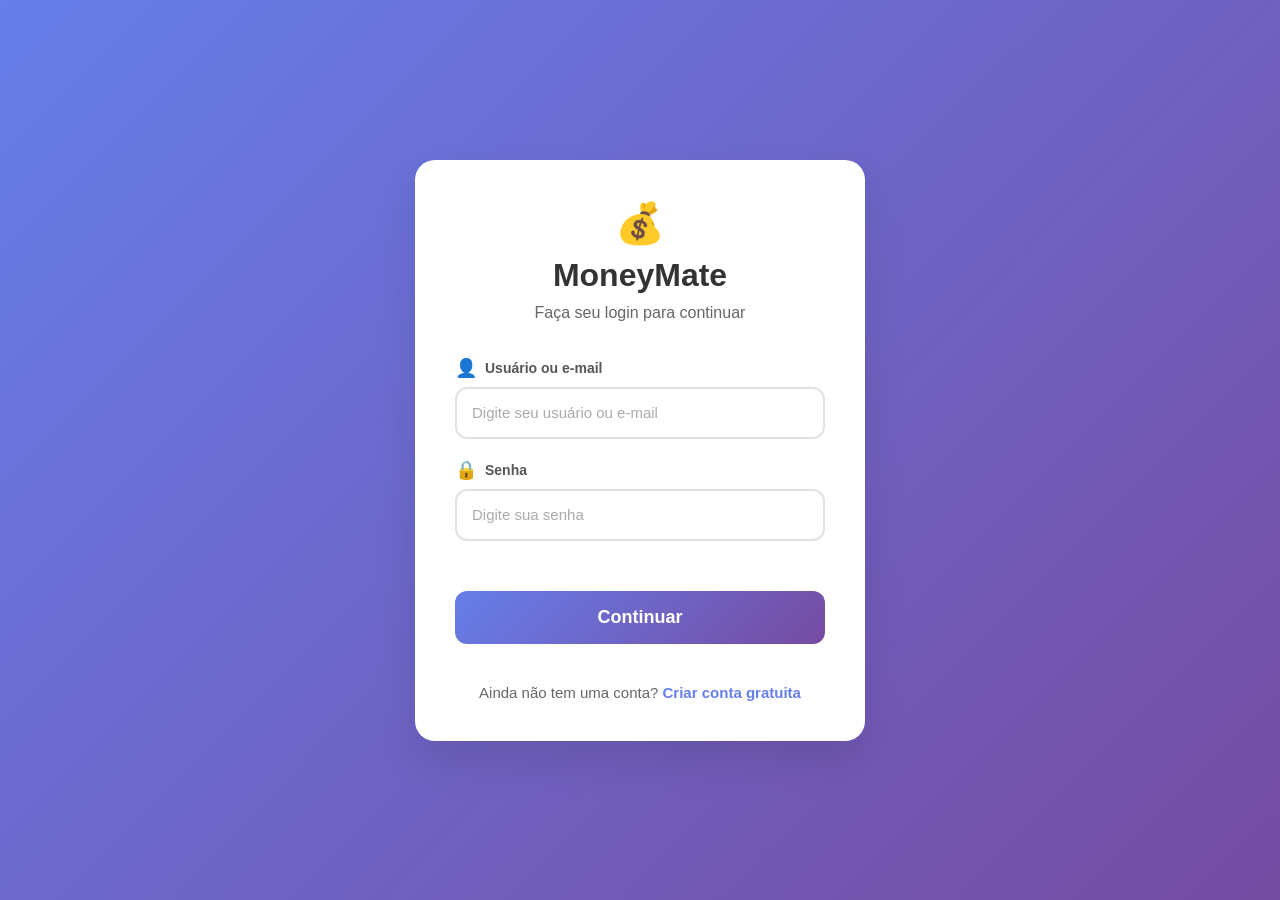
<file: index.html>
<!DOCTYPE html>
<html lang="pt-BR">
<head>
    <meta charset="UTF-8">
    <meta name="viewport" content="width=device-width, initial-scale=1.0">
    <link rel="stylesheet" href="css/login.css">
    <title>Login - MoneyMate</title>
</head>
<body>
    <main class="pagina-login">
        <div class="cartao-login">
            <div class="cabecalho">
                <h1 class="titulo-app">
                    <span class="icone">💰</span> 
                    MoneyMate
                </h1>
                <p class="subtitulo">Faça seu login para continuar</p>
            </div>

            <form id="formulario-login" class="formulario">
                <div class="campo">
                    <label for="usuario" class="rotulo">
                        <span class="icone-campo">👤</span>
                        Usuário ou e-mail
                    </label>
                    <input 
                        type="text" 
                        id="usuario" 
                        name="usuario" 
                        class="entrada"
                        placeholder="Digite seu usuário ou e-mail"
                        required
                    >
                </div>

                <div class="campo">
                    <label for="senha" class="rotulo">
                        <span class="icone-campo">🔒</span>
                        Senha
                    </label>
                    <input 
                        type="password" 
                        id="senha" 
                        name="senha" 
                        class="entrada"
                        placeholder="Digite sua senha"
                        required
                    >
                </div>

                <span id="mensagem"></span>
              <button type="submit" class="botao-entrar" id="botao-entrar" formaction="../pages/home.html">
                    Continuar
                </button>

                <p class="texto-cadastro">
                    Ainda não tem uma conta? 
                    <a href="pages/cadastrese.html" class="link-cadastro">
                        Criar conta gratuita
                    </a>
                </p>
            </form>
        </div>
    </main>

     <script>
        if (localStorage.getItem("usuario")) {
            let usuarioSalvo = localStorage.getItem("usuario");
            let senhaSalva = localStorage.getItem("senha");

            if (usuarioSalvo === "admin" && senhaSalva === "123") {
                window.location.href = "/pages/home.html";
            }
        }

        document.getElementById("formulario-login").addEventListener("submit", function(e) {
            e.preventDefault();

            let usuario = document.getElementById("usuario").value;
            let senha = document.getElementById("senha").value;

            if (usuario === "admin" && senha === "123") {
                localStorage.setItem("usuario","admin");
                localStorage.setItem("senha","123");
                document.getElementById("mensagem").innerHTML = "Login OK";

                setTimeout(() => {
                    window.location.href = "/pages/home.html";
                }, 1000);

            } else {
                document.getElementById("mensagem").innerHTML = "Login inválido";
            }
        });
    </script>
</body>
</html>
</file>
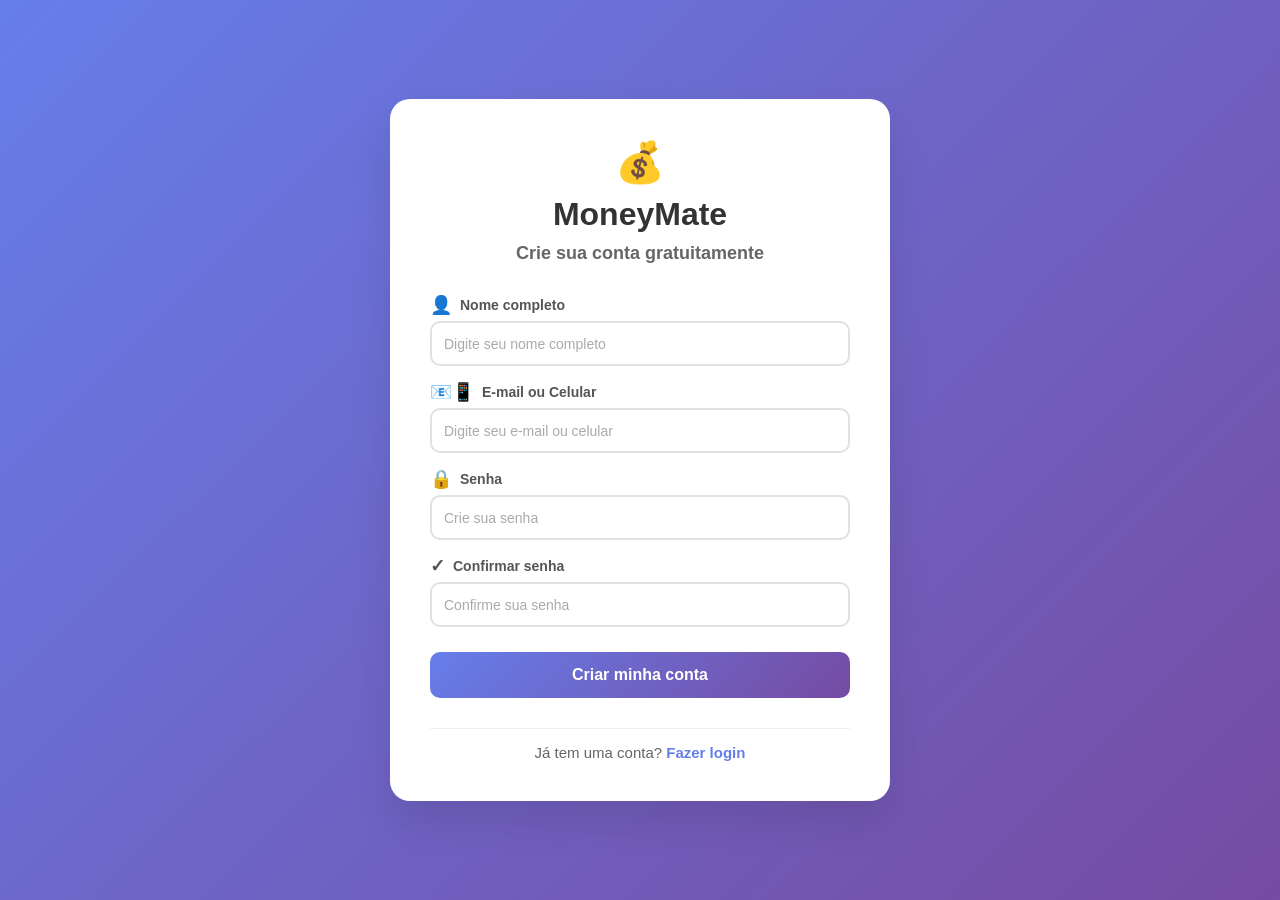
<file: pages/cadastrese.html>
<!DOCTYPE html>
<html lang="pt-BR">
<head>
    <meta charset="UTF-8">
    <meta name="viewport" content="width=device-width, initial-scale=1.0">
    <link rel="stylesheet" href="../css/cadastro.css"> 
    <title>Cadastro - MoneyMate</title>
</head>
<body>
    <main class="pagina-cadastro">
        <div class="cartao-cadastro">
            <div class="cabecalho">
                <h1 class="titulo-app">
                    <span class="icone">💰</span> 
                    MoneyMate
                </h1>
                <p class="subtitulo">Crie sua conta gratuitamente</p>
            </div>
            
            <form id="formulario-cadastro" class="formulario">
                <div class="campo">
                    <label for="nome-completo" class="rotulo">
                        <span class="icone-campo">👤</span>
                        Nome completo
                    </label>
                    <input 
                        type="text" 
                        id="nome-completo" 
                        name="nome-completo" 
                        class="entrada"
                        placeholder="Digite seu nome completo"
                        required
                    >
                </div>

                <div class="campo">
                    <label for="email-ou-celular" class="rotulo">
                        <span class="icone-campo">📧📱</span>
                        E-mail ou Celular
                    </label>
                    <input 
                        type="text" 
                        id="email-ou-celular" 
                        name="email-ou-celular" 
                        class="entrada"
                        placeholder="Digite seu e-mail ou celular"
                        required
                    >
                </div>

                <div class="campo">
                    <label for="senha" class="rotulo">
                        <span class="icone-campo">🔒</span>
                        Senha
                    </label>
                    <input 
                        type="password" 
                        id="senha" 
                        name="senha" 
                        class="entrada"
                        placeholder="Crie sua senha"
                        required
                    >
                </div>

                <div class="campo">
                    <label for="confirmar-senha" class="rotulo">
                        <span class="icone-campo">✓</span>
                        Confirmar senha
                    </label>
                    <input 
                        type="password" 
                        id="confirmar-senha" 
                        name="confirmar-senha" 
                        class="entrada"
                        placeholder="Confirme sua senha"
                        required
                    >
                </div>

                <button type="submit" class="botao-cadastrar" id="botao-cadastrar">
                    Criar minha conta
                </button>

                <p class="texto-login">
                    Já tem uma conta? 
                    <a href="../index.html" class="link-login">
                        Fazer login
                    </a>
                </p>
            </form>
        </div>
    </main>
</body>
</html>
</file>
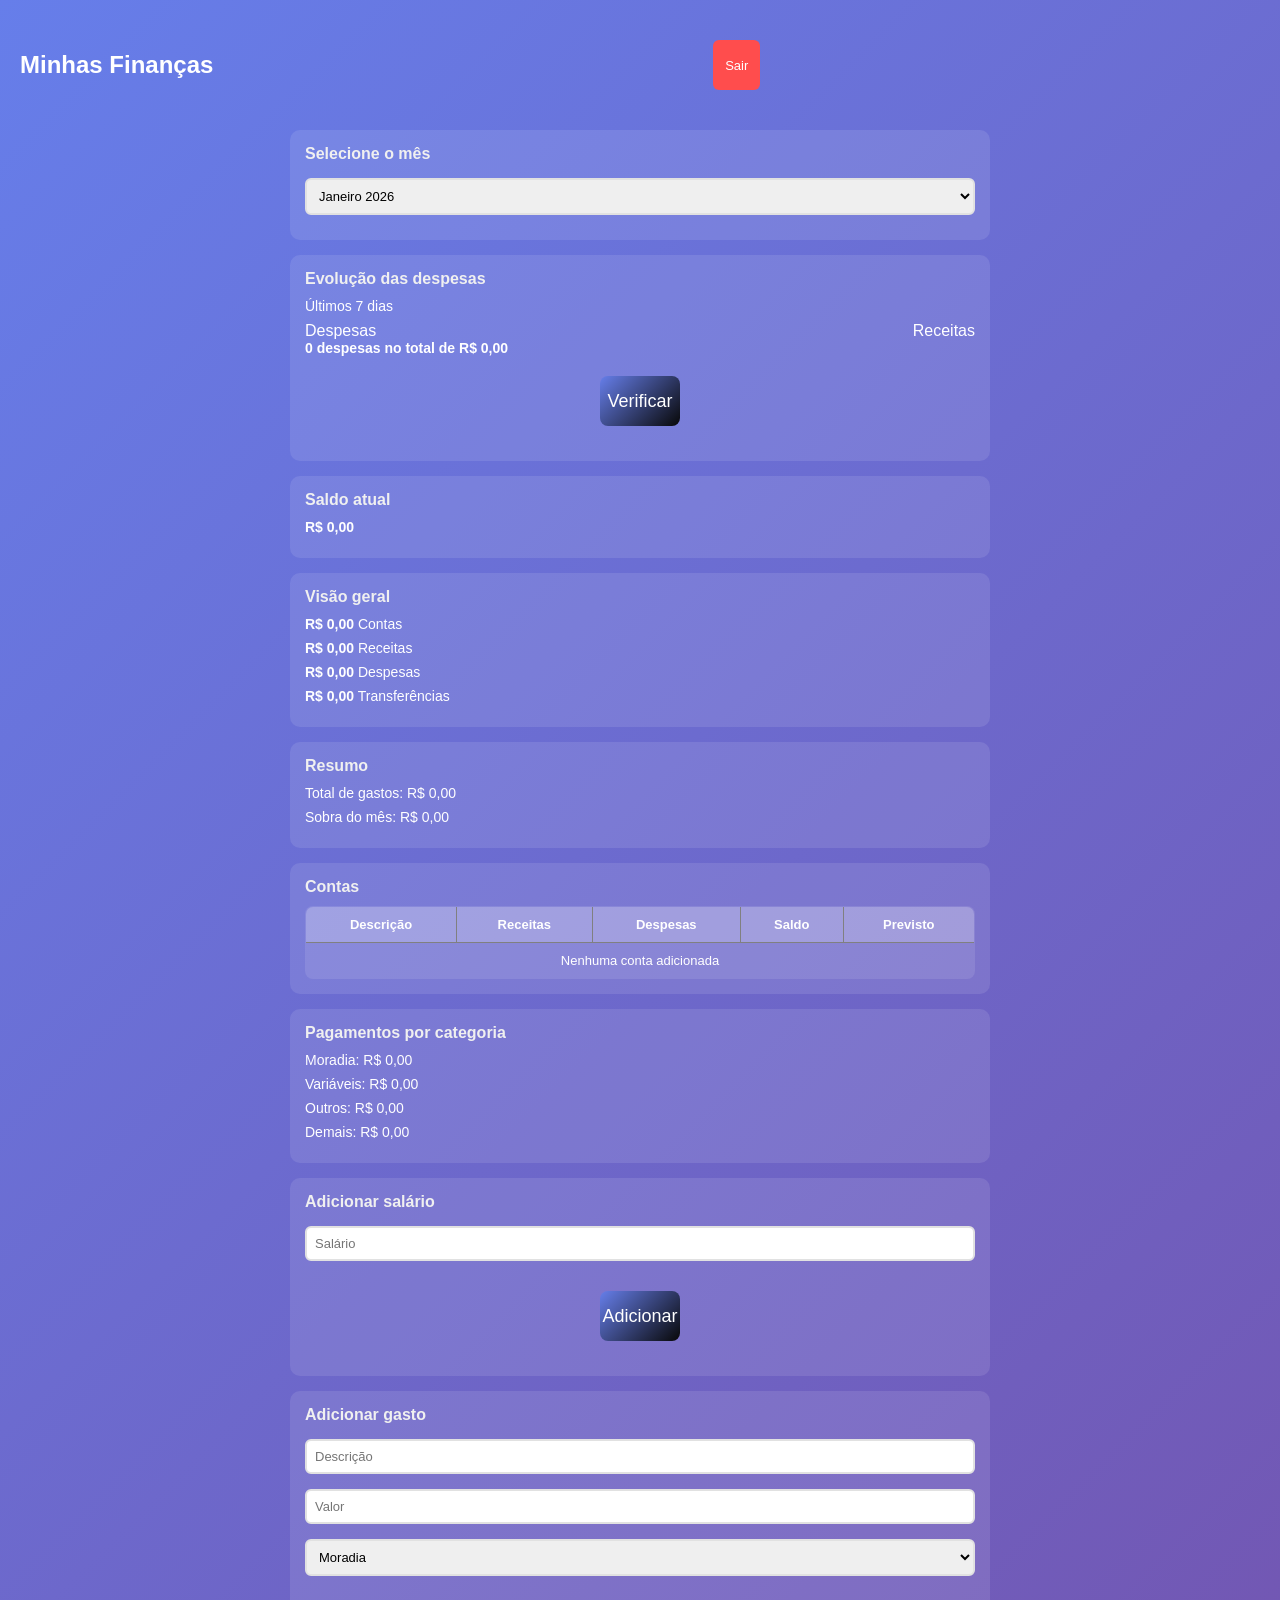
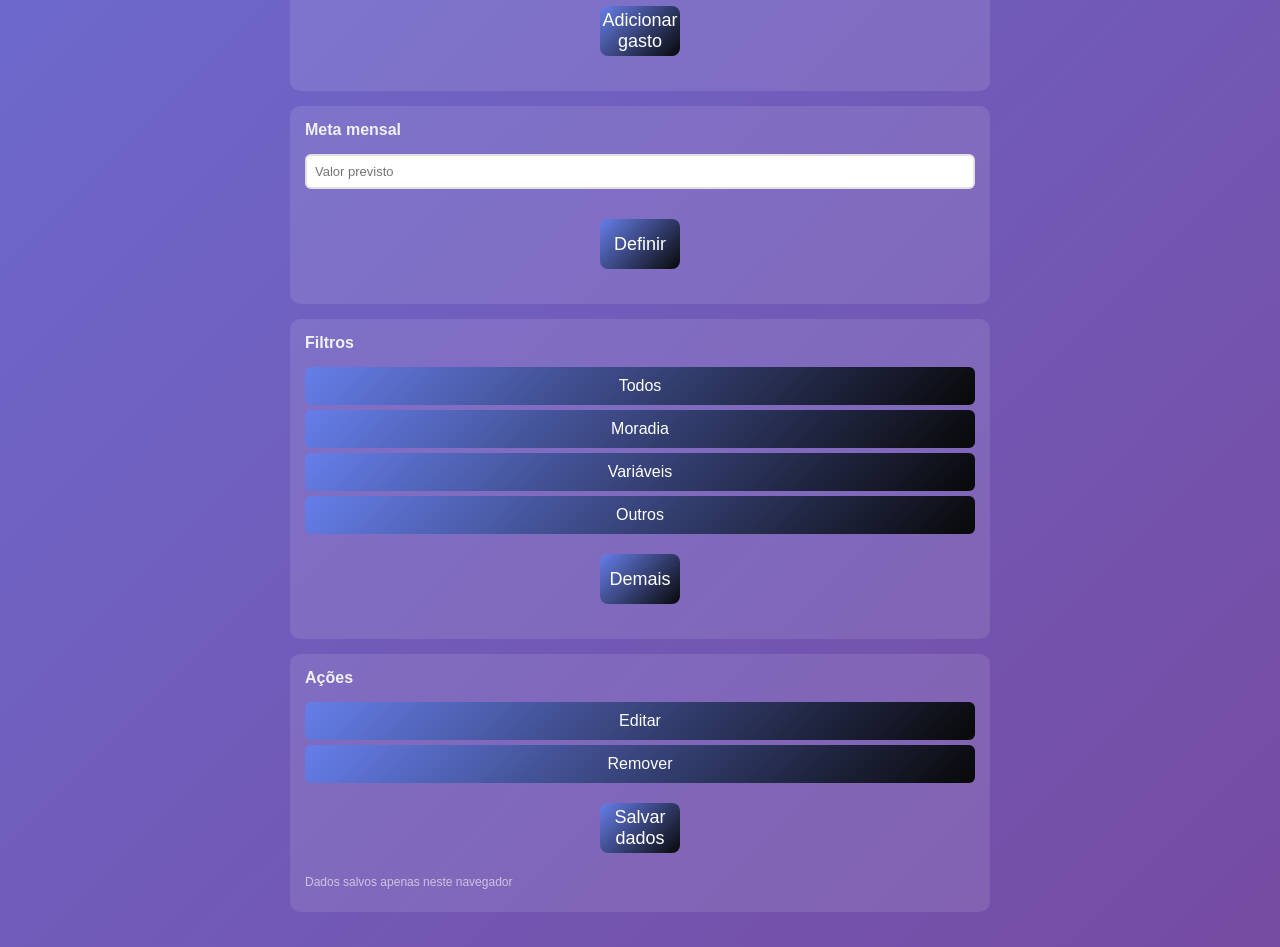
<file: pages/home.html>
<!doctype html>
<html lang="pt-BR">
  <head>
    <meta charset="UTF-8" />
    <meta name="viewport" content="width=device-width, initial-scale=1.0" />
    <link rel="stylesheet" href="../css/home.css" />
    <title>MoneyMate - Minhas Finanças</title>
  </head>

  <body>
    <header>
      <h1>Minhas Finanças</h1>
      <button id="logout">Sair</button>
    </header>

    <main>
      <section>
        <h2>Selecione o mês</h2>
        <select>
          <option>Janeiro 2026</option>
          <option>Fevereiro 2026</option>
          <option>Março 2026</option>
          <option>Abril 2026</option>
          <option>Maio 2026</option>
          <option>Junho 2026</option>
          <option>Julho 2026</option>
          <option>Agosto 2026</option>
          <option>Setembro 2026</option>
          <option>Outubro 2026</option>
          <option>Novembro 2026</option>
          <option>Dezembro 2026</option>
        </select>
      </section>

      <section>
        <h2>Evolução das despesas</h2>
        <p>Últimos 7 dias</p>
        <div>
          <span>Despesas</span>
          <span>Receitas</span>
        </div>
        <p><strong>0 despesas no total de R$ 0,00</strong></p>
        <button>Verificar</button>
      </section>

      <section>
        <h2>Saldo atual</h2>
        <p><strong>R$ 0,00</strong></p>
      </section>

      <section>
        <h2>Visão geral</h2>
        <p><strong>R$ 0,00</strong> Contas</p>
        <p><strong>R$ 0,00</strong> Receitas</p>
        <p><strong>R$ 0,00</strong> Despesas</p>
        <p><strong>R$ 0,00</strong> Transferências</p>
      </section>

      <section>
        <h2>Resumo</h2>
        <p>Total de gastos: R$ 0,00</p>
        <p>Sobra do mês: R$ 0,00</p>
      </section>

      <section>
        <h2>Contas</h2>
        <table border="1" cellpadding="8" cellspacing="0">
          <thead>
            <tr>
              <th>Descrição</th>
              <th>Receitas</th>
              <th>Despesas</th>
              <th>Saldo</th>
              <th>Previsto</th>
            </tr>
          </thead>
          <tbody>
            <tr>
              <td colspan="5" align="center">Nenhuma conta adicionada</td>
            </tr>
          </tbody>
        </table>
      </section>

      <section>
        <h2>Pagamentos por categoria</h2>
        <p>Moradia: R$ 0,00</p>
        <p>Variáveis: R$ 0,00</p>
        <p>Outros: R$ 0,00</p>
        <p>Demais: R$ 0,00</p>
      </section>

      <section>
        <h2>Adicionar salário</h2>
        <input type="number" placeholder="Salário" />
        <button>Adicionar</button>
      </section>

      <section>
        <h2>Adicionar gasto</h2>
        <input type="text" placeholder="Descrição" />
        <input type="number" placeholder="Valor" />
        <select>
          <option>Moradia</option>
          <option>Variáveis</option>
          <option>Outros</option>
          <option>Demais</option>
        </select>
        <button>Adicionar gasto</button>
      </section>

      <section>
        <h2>Meta mensal</h2>
        <input type="number" placeholder="Valor previsto" />
        <button>Definir</button>
      </section>

      <section>
        <h2>Filtros</h2>
        <button>Todos</button>
        <button>Moradia</button>
        <button>Variáveis</button>
        <button>Outros</button>
        <button>Demais</button>
      </section>

      <section>
        <h2>Ações</h2>
        <button>Editar</button>
        <button>Remover</button>
        <button>Salvar dados</button>
        <p><small>Dados salvos apenas neste navegador</small></p>
      </section>
    </main>

    <script>
      const logoutButton = document.getElementById("logout");

      logoutButton.onclick = () => {
        localStorage.removeItem("usuario");
        localStorage.removeItem("senha");

        logoutButton.innerText = "Saindo...";

        setTimeout(() => {
          window.location.href = "/";
        }, 1000);
      };
    </script>
  </body>
</html>
</file>
<file: css/login.css>
* {
    margin: 0;
    padding: 0;
    box-sizing: border-box;
}

body {
    font-family: 'Segoe UI', Tahoma, Geneva, Verdana, sans-serif;
    background: linear-gradient(135deg, #667eea 0%, #764ba2 100%);
    min-height: 100vh;
    display: flex;
    align-items: center;
    justify-content: center;
    padding: 20px;
}

.pagina-login {
    width: 100%;
    max-width: 450px;
}

.cartao-login {
    background: white;
    border-radius: 20px;
    padding: 40px;
    box-shadow: 0 20px 40px rgba(0, 0, 0, 0.1);
    animation: aparecer 0.5s ease-out;
}

.cabecalho {
    text-align: center;
    margin-bottom: 35px;
}

.titulo-app {
    font-size: 32px;
    color: #333;
    margin-bottom: 10px;
}

.titulo-app .icone {
    font-size: 40px;
    display: block;
    margin-bottom: 10px;
}

.subtitulo {
    color: #666;
    font-size: 16px;
}

.formulario {
    display: flex;
    flex-direction: column;
    gap: 20px;
}

.campo {
    display: flex;
    flex-direction: column;
    gap: 8px;
}

.rotulo {
    font-size: 14px;
    font-weight: 600;
    color: #555;
    display: flex;
    align-items: center;
    gap: 8px;
}

.icone-campo {
    font-size: 18px;
}

.entrada {
    padding: 15px;
    border: 2px solid #e1e1e1;
    border-radius: 12px;
    font-size: 16px;
    outline: none;
    width: 100%;
}

.entrada:focus {
    border-color: #667eea;
    box-shadow: 0 0 0 4px rgba(102, 126, 234, 0.1);
}

.entrada::placeholder {
    color: #aaa;
    font-size: 15px;
}

.botao-entrar {
    background: linear-gradient(135deg, #667eea 0%, #764ba2 100%);
    color: white;
    border: none;
    padding: 16px;
    border-radius: 12px;
    font-size: 18px;
    font-weight: 600;
    cursor: pointer;
    margin-top: 10px;
}

.botao-entrar:hover {
    transform: translateY(-2px);
    box-shadow: 0 10px 20px rgba(102, 126, 234, 0.4);
}

.texto-cadastro {
    text-align: center;
    color: #666;
    font-size: 15px;
    margin-top: 20px;
}

.link-cadastro {
    color: #667eea;
    text-decoration: none;
    font-weight: 600;
}

.link-cadastro:hover {
    color: #764ba2;
    text-decoration: underline;
}

@keyframes aparecer {
    from {
        opacity: 0;
        transform: translateY(20px);
    }
    to {
        opacity: 1;
        transform: translateY(0);
    }
}
</file>
<file: css/cadastro.css>
* {
    margin: 0;
    padding: 0;
    box-sizing: border-box;
}

body {
    font-family: 'Segoe UI', Tahoma, Geneva, Verdana, sans-serif;
    background: linear-gradient(135deg, #667eea 0%, #764ba2 100%);
    min-height: 100vh;
    display: flex;
    align-items: center;
    justify-content: center;
    padding: 20px;
}

.pagina-cadastro {
    width: 100%;
    max-width: 500px;
}

.cartao-cadastro {
    background: white;
    border-radius: 20px;
    padding: 40px;
    box-shadow: 0 20px 40px rgba(0, 0, 0, 0.1);
    animation: aparecer 0.5s ease-out;
}

.cabecalho {
    text-align: center;
    margin-bottom: 30px;
}

.titulo-app {
    font-size: 32px;
    color: #333;
    margin-bottom: 10px;
}

.titulo-app .icone {
    font-size: 40px;
    display: block;
    margin-bottom: 10px;
}

.subtitulo {
    color: #666;
    font-size: 18px;
    font-weight: 600;
}

.formulario {
    display: flex;
    flex-direction: column;
    gap: 15px;
}

.campo {
    display: flex;
    flex-direction: column;
    gap: 5px;
}

.rotulo {
    font-size: 14px;
    font-weight: 600;
    color: #555;
    display: flex;
    align-items: center;
    gap: 8px;
}

.icone-campo {
    font-size: 18px;
}

.entrada {
    padding: 12px;
    border: 2px solid #e1e1e1;
    border-radius: 10px;
    font-size: 15px;
    outline: none;
    width: 100%;
}

.entrada:focus {
    border-color: #667eea;
    box-shadow: 0 0 0 3px rgba(102, 126, 234, 0.1);
}

.entrada::placeholder {
    color: #aaa;
    font-size: 14px;
}

.botao-cadastrar {
    background: linear-gradient(135deg, #667eea 0%, #764ba2 100%);
    color: white;
    border: none;
    padding: 14px;
    border-radius: 10px;
    font-size: 16px;
    font-weight: 600;
    cursor: pointer;
    margin-top: 10px;
}

.botao-cadastrar:hover {
    transform: translateY(-2px);
    box-shadow: 0 10px 20px rgba(102, 126, 234, 0.4);
}

.texto-login {
    text-align: center;
    color: #666;
    font-size: 15px;
    margin-top: 15px;
    padding-top: 15px;
    border-top: 1px solid #eee;
}

.link-login {
    color: #667eea;
    text-decoration: none;
    font-weight: 600;
}

.link-login:hover {
    color: #764ba2;
    text-decoration: underline;
}

@keyframes aparecer {
    from {
        opacity: 0;
        transform: translateY(20px);
    }
    to {
        opacity: 1;
        transform: translateY(0);
    }
}
</file>
<file: css/home.css>
* {
  margin: 0;
  padding: 0;
  box-sizing: border-box;
}

body {
  font-family: "Segoe UI", Tahoma, Geneva, Verdana, sans-serif;
  background: linear-gradient(135deg, #667eea 0%, #764ba2 100%);
  color: #fff;
  padding: 20px;
  min-height: 100vh;
}

header {
  display: flex;
  justify-content: space-between;
  align-items: center;
  margin-bottom: 20px;
}

h1 {
  font-size: 24px;
  color: #fff;
}

h2 {
  font-size: 16px;
  color: #f0f0f0;
  margin-bottom: 10px;
}

main {
  max-width: 700px;
  margin: 0 auto;
}

section {
  background: rgba(255, 255, 255, 0.1);
  padding: 15px;
  border-radius: 10px;
  margin-bottom: 15px;
}

input,
select {
  width: 100%;
  padding: 8px;
  margin-top: 5px;
  margin-bottom: 10px;
  border-radius: 6px;
  border: 2px solid #e1e1e1;
  font-size: 13px;
  outline: none;
}

input:focus,
select:focus {
  border-color: #fff;
  box-shadow: 0 0 0 3px rgba(255, 255, 255, 0.2);
}

button {
  background: linear-gradient(135deg, #667eea 0%, #080808 100%);
  color: white;
  border: none;
  padding: 10px;
  border-radius: 6px;
  font-size: 16px;
  cursor: pointer;
  margin-top: 5px;
  width: 100%;
  transition: 0.2s;
  text-align: center;
}

button:hover {
  transform: translateY(-1px);
  box-shadow: 0 6px 12px rgba(102, 126, 234, 0.3);
}

#logout {
  width: auto;
  padding: 8px 12px;
  font-size: 13px;
  border-radius: 6px;
  background: #ff4d4d;
}

button:last-of-type {
  width: 80px;
  height: 50px;
  font-size: 18px;
  border-radius: 8px;
  display: block;
  margin: 20px auto;
  padding: 0;
}

p {
  margin-bottom: 8px;
  font-size: 14px;
}

strong {
  font-weight: 600;
  color: #fff;
}

small {
  font-size: 12px;
  color: rgba(255, 255, 255, 0.6);
}

section div {
  display: flex;
  justify-content: space-between;
  gap: 10px;
  flex-wrap: wrap;
}

table {
  width: 100%;
  border-collapse: collapse;
  margin-top: 10px;
  background: rgba(255, 255, 255, 0.1);
  border-radius: 8px;
  overflow: hidden;
}

th,
td {
  padding: 10px;
  text-align: center;
  font-size: 13px;
  color: #fff;
}

th {
  background: rgba(255, 255, 255, 0.2);
}
</file>
